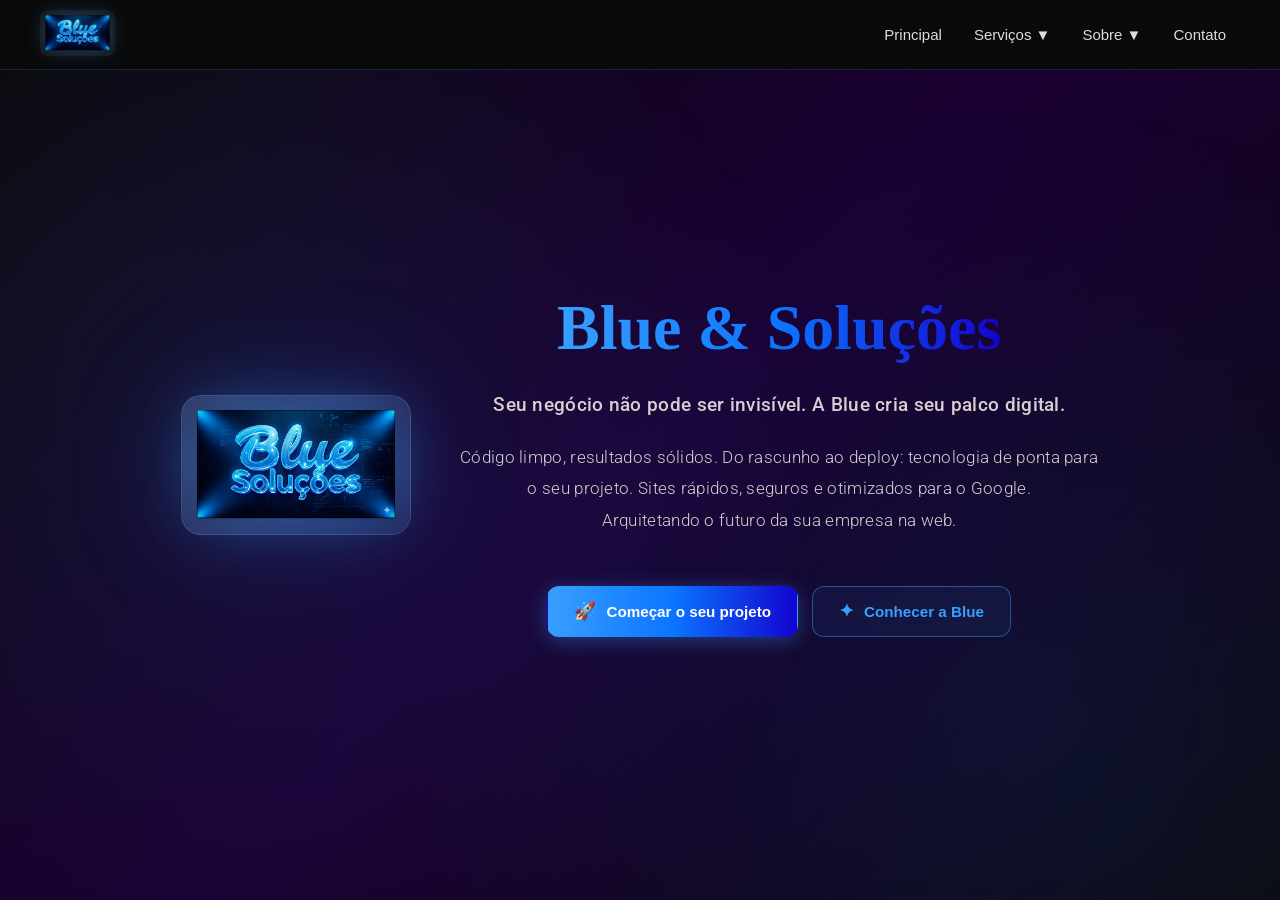
<file: index.html>
<!DOCTYPE html>
<html lang="pt-br">
<head>
    <meta charset="UTF-8">
    <meta name="viewport" content="width=device-width, initial-scale=1.0">
    <title>Blue & Soluções</title>
    <link rel="stylesheet" href="styles.css">
    <link rel="preconnect" href="https://fonts.googleapis.com">
<link rel="preconnect" href="https://fonts.gstatic.com" crossorigin>
</head>
<body class="roboto">
    <header class="header">
        <nav class="navbar">
            <div class="nav-container">
                <div class="nav-logo">
                    <img src="BS.png" alt="Blue & Soluções" class="nav-logo-img">
                </div>
                <ul class="nav-menu">
                    <li class="nav-item">
                        <a href="#" class="nav-link">Principal</a>
                    </li>
                    <li class="nav-item dropdown">
                        <a href="#" class="nav-link dropdown-toggle"
                        aria-haspopup="true" aria-expanded="false"
                        aria-controls="services-menu" id="services-button">Serviços ▼</a>
                        <ul class="dropdown-menu" id="services-menu" hidden>
                            <li><a href="#" class="dropdown-link">Desenvolvimento Web</a></li>
                            <li><a href="consultoria.html" class="dropdown-link">Consultoria</a></li>
                            <li><a href="manutencao.html" class="dropdown-link">Manutenção</a></li>
                        </ul>
                    </li>
                    <li class="nav-item dropdown">
                        <a href="#" class="nav-link dropdown-toggle"
                        aria-haspopup="true" aria-expanded="false"
                        aria-controls="about-menu" id="about-button">Sobre ▼</a>
                        <ul class="dropdown-menu" id="about-menu" hidden>
                            <li><a href="minha-historia.html" class="dropdown-link">Minha História</a></li>
                            <li><a href="#" class="dropdown-link">Equipe</a></li>
                            <li><a href="#" class="dropdown-link">Valores</a></li>
                        </ul>
                    </li>
                    <li class="nav-item">
                        <a href="#" class="nav-link">Contato</a>
                    </li>
                </ul>
                <button class="hamburger" type="button" aria-label="Abrir menu de navegação" aria-expanded="false">
                    <span class="bar"></span>
                    <span class="bar"></span>
                    <span class="bar"></span>
                </button>
            </div>
        </nav>
    </header>
    
    <main>
        <img src="BS.png" alt="Blue & Soluções - Logo da empresa de desenvolvimento web e soluções digitais" class="logo">

        <section class="hero">
            <h1>Blue & Soluções</h1>

            <p>Seu negócio não pode ser invisível. A Blue cria seu palco digital.</p>
            <p>Código limpo, resultados sólidos.
            Do rascunho ao deploy: tecnologia de ponta para o seu projeto.
            Sites rápidos, seguros e otimizados para o Google.<br>
            Arquitetando o futuro da sua empresa na web.</p>

            <div class="cta-buttons">
                <a href="#" class="btn btn-primary">
                    <span class="btn-icon">🚀</span>
                    Começar o seu projeto
                </a>
                <a href="minha-historia.html" class="btn btn-outline">
                    <span class="btn-icon">✦</span>
                    Conhecer a Blue
                </a>
            </div>
        </section>
    </main>

    <script src="script.js"></script>
    <script>
        // Aplica classe .show na logo para ativar a animação de entrada
        const logoEl = document.querySelector('.logo');
        if (logoEl) {
            requestAnimationFrame(() => {
                requestAnimationFrame(() => logoEl.classList.add('show'));
            });
        }
    </script>
</body>
</html>
</file>
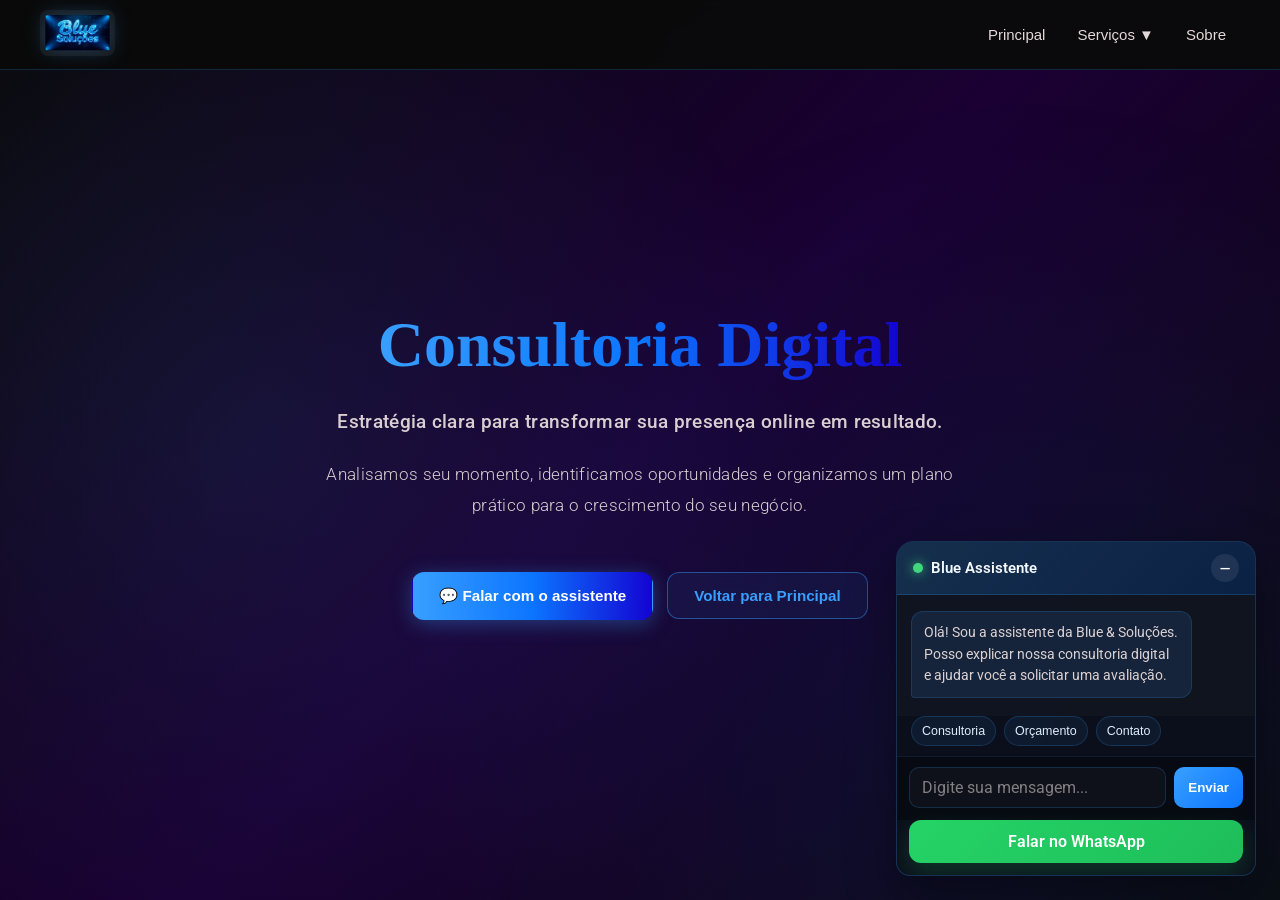
<file: consultoria.html>
<!DOCTYPE html>
<html lang="pt-br">
<head>
    <meta charset="UTF-8">
    <meta name="viewport" content="width=device-width, initial-scale=1.0">
    <title>Consultoria | Blue & Soluções</title>
    <link rel="stylesheet" href="styles.css">
</head>
<body class="roboto" data-chat-welcome="Olá! Sou a assistente da Blue & Soluções. Posso explicar nossa consultoria digital e ajudar você a solicitar uma avaliação.">
    <header class="header">
        <nav class="navbar">
            <div class="nav-container">
                <a href="index.html" class="nav-logo" aria-label="Voltar para a página Principal">
                    <img src="BS.png" alt="Blue & Soluções" class="nav-logo-img">
                </a>
                <ul class="nav-menu">
                    <li class="nav-item"><a href="index.html" class="nav-link">Principal</a></li>
                    <li class="nav-item dropdown">
                        <a href="#" class="nav-link dropdown-toggle" aria-haspopup="true" aria-expanded="false" aria-controls="services-menu">Serviços ▼</a>
                        <ul class="dropdown-menu" id="services-menu" hidden>
                            <li><a href="consultoria.html" class="dropdown-link">Consultoria</a></li>
                            <li><a href="manutencao.html" class="dropdown-link">Manutenção</a></li>
                        </ul>
                    </li>
                    <li class="nav-item"><a href="minha-historia.html" class="nav-link">Sobre</a></li>
                </ul>
                <button class="hamburger" type="button" aria-label="Abrir menu de navegação" aria-expanded="false">
                    <span class="bar"></span><span class="bar"></span><span class="bar"></span>
                </button>
            </div>
        </nav>
    </header>

    <main>
        <section class="hero">
            <h1>Consultoria Digital</h1>
            <p>Estratégia clara para transformar sua presença online em resultado.</p>
            <p>Analisamos seu momento, identificamos oportunidades e organizamos um plano prático para o crescimento do seu negócio.</p>
            <div class="cta-buttons">
                <a href="#chatWidget" class="btn btn-primary chat-open">💬 Falar com o assistente</a>
                <a href="index.html" class="btn btn-outline">Voltar para Principal</a>
            </div>
        </section>
    </main>

    <aside class="chat-widget" id="chatWidget" aria-live="polite">
        <div class="chat-header"><div class="chat-title"><span class="chat-dot"></span>Blue Assistente</div><button type="button" class="chat-toggle" id="chatToggle" aria-label="Minimizar chat">−</button></div>
        <div class="chat-body" id="chatBody"></div>
        <div class="chat-suggestions" aria-label="Sugestões de conversa"><button type="button" class="chip">Consultoria</button><button type="button" class="chip">Orçamento</button><button type="button" class="chip">Contato</button></div>
        <div class="chat-input-area"><input id="userInput" type="text" placeholder="Digite sua mensagem..." aria-label="Mensagem do usuário"><button type="button" id="sendBtn" aria-label="Enviar mensagem">Enviar</button></div>
        <a class="chat-whatsapp" id="chatWhatsapp" href="https://wa.me/5511999999999?text=Ol%C3%A1%2C%20quero%20saber%20sobre%20consultoria." target="_blank" rel="noopener noreferrer">Falar no WhatsApp</a>
    </aside>
    <script src="script.js"></script>
    <script src="chatbot.js"></script>
</body>
</html>
</file>
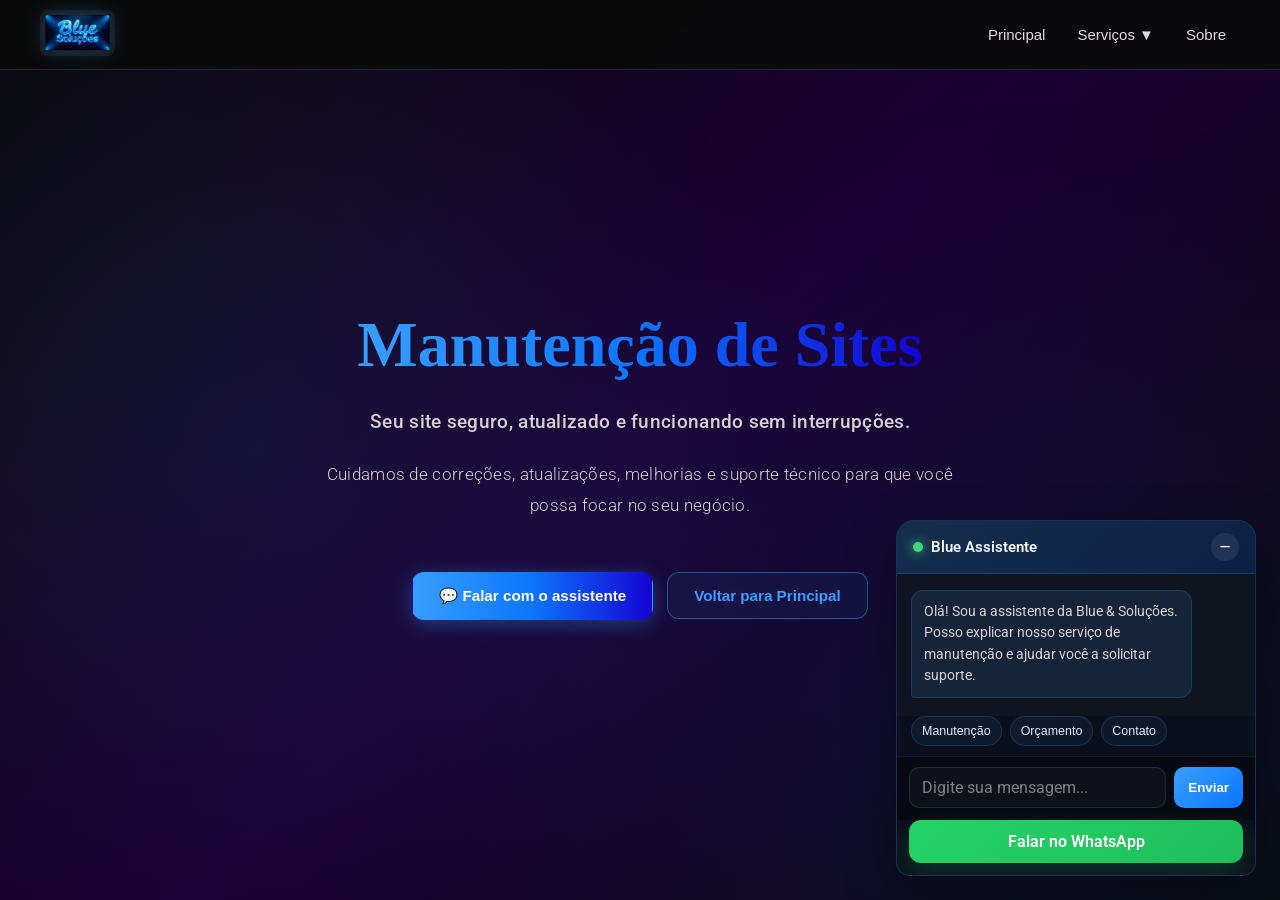
<file: manutencao.html>
<!DOCTYPE html>
<html lang="pt-br">
<head>
    <meta charset="UTF-8">
    <meta name="viewport" content="width=device-width, initial-scale=1.0">
    <title>Manutenção | Blue & Soluções</title>
    <link rel="stylesheet" href="styles.css">
</head>
<body class="roboto" data-chat-welcome="Olá! Sou a assistente da Blue & Soluções. Posso explicar nosso serviço de manutenção e ajudar você a solicitar suporte.">
    <header class="header">
        <nav class="navbar">
            <div class="nav-container">
                <a href="index.html" class="nav-logo" aria-label="Voltar para a página Principal"><img src="BS.png" alt="Blue & Soluções" class="nav-logo-img"></a>
                <ul class="nav-menu">
                    <li class="nav-item"><a href="index.html" class="nav-link">Principal</a></li>
                    <li class="nav-item dropdown">
                        <a href="#" class="nav-link dropdown-toggle" aria-haspopup="true" aria-expanded="false" aria-controls="services-menu">Serviços ▼</a>
                        <ul class="dropdown-menu" id="services-menu" hidden><li><a href="consultoria.html" class="dropdown-link">Consultoria</a></li><li><a href="manutencao.html" class="dropdown-link">Manutenção</a></li></ul>
                    </li>
                    <li class="nav-item"><a href="minha-historia.html" class="nav-link">Sobre</a></li>
                </ul>
                <button class="hamburger" type="button" aria-label="Abrir menu de navegação" aria-expanded="false"><span class="bar"></span><span class="bar"></span><span class="bar"></span></button>
            </div>
        </nav>
    </header>
    <main>
        <section class="hero">
            <h1>Manutenção de Sites</h1>
            <p>Seu site seguro, atualizado e funcionando sem interrupções.</p>
            <p>Cuidamos de correções, atualizações, melhorias e suporte técnico para que você possa focar no seu negócio.</p>
            <div class="cta-buttons"><a href="#chatWidget" class="btn btn-primary chat-open">💬 Falar com o assistente</a><a href="index.html" class="btn btn-outline">Voltar para Principal</a></div>
        </section>
    </main>
    <aside class="chat-widget" id="chatWidget" aria-live="polite">
        <div class="chat-header"><div class="chat-title"><span class="chat-dot"></span>Blue Assistente</div><button type="button" class="chat-toggle" id="chatToggle" aria-label="Minimizar chat">−</button></div>
        <div class="chat-body" id="chatBody"></div>
        <div class="chat-suggestions" aria-label="Sugestões de conversa"><button type="button" class="chip">Manutenção</button><button type="button" class="chip">Orçamento</button><button type="button" class="chip">Contato</button></div>
        <div class="chat-input-area"><input id="userInput" type="text" placeholder="Digite sua mensagem..." aria-label="Mensagem do usuário"><button type="button" id="sendBtn" aria-label="Enviar mensagem">Enviar</button></div>
        <a class="chat-whatsapp" id="chatWhatsapp" href="https://wa.me/5511999999999?text=Ol%C3%A1%2C%20quero%20saber%20sobre%20manuten%C3%A7%C3%A3o." target="_blank" rel="noopener noreferrer">Falar no WhatsApp</a>
    </aside>
    <script src="script.js"></script>
    <script src="chatbot.js"></script>
</body>
</html>
</file>
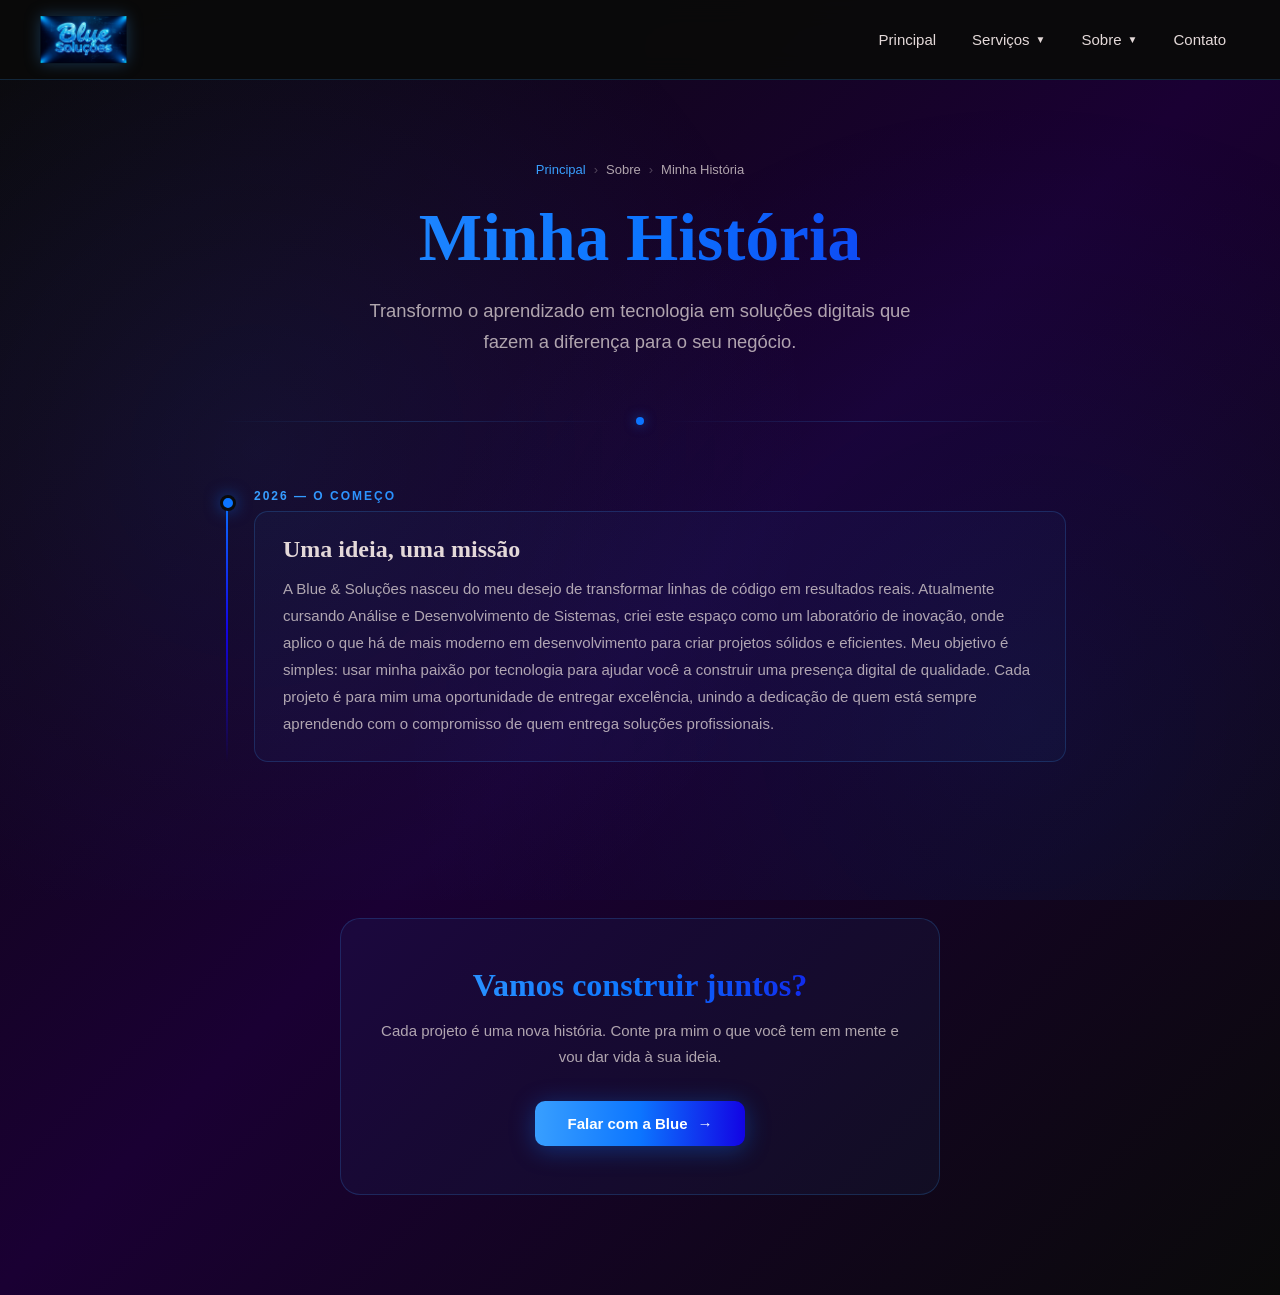
<file: minha-historia.html>
<!DOCTYPE html>
<html lang="pt-br">
<head>
    <meta charset="UTF-8">
    <meta name="viewport" content="width=device-width, initial-scale=1.0">
    <meta name="description" content="Minha História - Blue & Soluções">
    <title>Minha História - Blue & Soluções</title>
    <link rel="preconnect" href="https://fonts.googleapis.com">
    <link rel="preconnect" href="https://fonts.gstatic.com" crossorigin>
    <link rel="icon" type="image/png" href="BS.png">
    <style>
        *, *::before, *::after {
            margin: 0; padding: 0; box-sizing: border-box;
        }

        :root {
            --gradient: linear-gradient(to right, #389fff, #0c75ff, rgba(19, 3, 248, 0.9));
            --blue-light: #389fff;
            --blue-main: #0c75ff;
            --blue-deep: rgba(19, 3, 248, 0.9);
            --bg-dark: #0a0a0a;
            --bg-purple: #1a0033;
            --text-main: #e4d9d9;
            --text-muted: rgba(228, 217, 217, 0.75);
            --glass-bg: rgba(10, 10, 10, 0.95);
            --glass-border: rgba(56, 159, 255, 0.2);
            --header-height: 80px;
        }

        .sr-only {
            position: absolute; width: 1px; height: 1px;
            padding: 0; margin: -1px; overflow: hidden;
            clip: rect(0,0,0,0); white-space: nowrap; border: 0;
        }

        .skip-link {
            position: absolute; top: -100%; left: 0;
            background: var(--blue-main); color: #fff;
            padding: 10px 20px; font-family: "Poppins", sans-serif;
            font-size: 14px; font-weight: 600; text-decoration: none;
            border-radius: 0 0 8px 0; z-index: 9999;
            transition: top 0.2s ease;
        }
        .skip-link:focus { top: 0; }

        body {
            font-family: "Poppins", sans-serif;
            min-height: 100vh;
            background: linear-gradient(135deg, var(--bg-dark) 0%, var(--bg-purple) 50%, var(--bg-dark) 100%);
            color: var(--text-main);
            overflow-x: hidden;
        }

        body::before {
            content: "";
            position: fixed; inset: 0;
            background:
                radial-gradient(circle at 20% 50%, rgba(56,159,255,0.08) 0%, transparent 50%),
                radial-gradient(circle at 80% 80%, rgba(12,117,255,0.08) 0%, transparent 50%);
            pointer-events: none; z-index: 0;
        }

        /* ── HEADER ── */
        .header {
            position: fixed; top: 0; left: 0; right: 0;
            height: var(--header-height);
            background: var(--glass-bg);
            backdrop-filter: blur(12px);
            -webkit-backdrop-filter: blur(12px);
            border-bottom: 1px solid var(--glass-border);
            z-index: 1000;
            transition: box-shadow 0.3s ease;
        }
        .header.scrolled { box-shadow: 0 4px 30px rgba(0,0,0,0.4); }

        .navbar { height: 100%; padding: 0 20px; }

        .nav-container {
            display: flex; justify-content: space-between;
            align-items: center; height: 100%;
            max-width: 1200px; margin: 0 auto;
        }

        .nav-logo a { display: flex; align-items: center; }
        .nav-logo-img {
            height: 48px; width: auto;
            transition: transform 0.3s ease, filter 0.3s ease;
            filter: drop-shadow(0 0 8px rgba(56,159,255,0.3));
        }
        .nav-logo-img:hover {
            transform: scale(1.05);
            filter: drop-shadow(0 0 14px rgba(56,159,255,0.6));
        }

        .nav-menu { display: flex; list-style: none; gap: 8px; align-items: center; }
        .nav-item { position: relative; }

        .nav-link, .dropdown-toggle {
            display: inline-flex; align-items: center; gap: 6px;
            color: var(--text-main); text-decoration: none;
            font-family: "Poppins", sans-serif; font-weight: 500;
            font-size: 15px; padding: 8px 14px; border-radius: 8px;
            transition: color 0.25s ease, background 0.25s ease;
            background: none; border: none; cursor: pointer; white-space: nowrap;
        }
        .nav-link:hover, .dropdown-toggle:hover,
        .dropdown-toggle[aria-expanded="true"] {
            color: var(--blue-light);
            background: rgba(56,159,255,0.1);
        }

        .dropdown-arrow { font-size: 10px; transition: transform 0.25s ease; display: inline-block; }
        .dropdown-toggle[aria-expanded="true"] .dropdown-arrow { transform: rotate(180deg); }

        .dropdown-menu {
            position: absolute; top: calc(100% + 8px); left: 0;
            background: var(--glass-bg);
            backdrop-filter: blur(12px); -webkit-backdrop-filter: blur(12px);
            border: 1px solid var(--glass-border); border-radius: 10px;
            min-width: 210px; padding: 6px; z-index: 1001;
            box-shadow: 0 12px 40px rgba(0,0,0,0.4); list-style: none;
            opacity: 0; transform: translateY(-8px);
            transition: opacity 0.2s ease, transform 0.2s ease;
            pointer-events: none;
        }
        .dropdown-menu:not([hidden]) { opacity: 1; transform: translateY(0); pointer-events: auto; }
        .dropdown-menu[hidden] { display: block !important; opacity: 0; transform: translateY(-8px); pointer-events: none; }

        .dropdown-link {
            display: block; color: var(--text-main); text-decoration: none;
            font-family: "Poppins", sans-serif; font-size: 14px; font-weight: 400;
            padding: 10px 16px; border-radius: 7px;
            transition: color 0.2s ease, background 0.2s ease, transform 0.2s ease;
        }
        .dropdown-link:hover { color: var(--blue-light); background: rgba(56,159,255,0.1); transform: translateX(4px); }
        .dropdown-link.active { color: var(--blue-light); background: rgba(56,159,255,0.12); }

        .hamburger {
            display: none; flex-direction: column; justify-content: center;
            gap: 5px; cursor: pointer; background: none; border: none;
            padding: 8px; border-radius: 6px; transition: background 0.2s ease;
        }
        .hamburger:hover { background: rgba(56,159,255,0.1); }
        .bar { display: block; width: 24px; height: 2px; background: var(--text-main); border-radius: 2px; transition: transform 0.3s ease, opacity 0.3s ease; }
        .hamburger.active .bar:nth-child(1) { transform: translateY(7px) rotate(45deg); }
        .hamburger.active .bar:nth-child(2) { opacity: 0; transform: scaleX(0); }
        .hamburger.active .bar:nth-child(3) { transform: translateY(-7px) rotate(-45deg); }

        /* ── MAIN ── */
        main {
            position: relative; z-index: 1;
            padding-top: var(--header-height);
        }

        /* ── HERO ── */
        .page-hero {
            padding: 80px 24px 60px;
            text-align: center;
            animation: fadeInUp 0.9s ease-out both;
        }

        .page-hero .breadcrumb {
            display: inline-flex; align-items: center; gap: 8px;
            font-size: 13px; color: var(--text-muted); margin-bottom: 24px;
        }
        .page-hero .breadcrumb a {
            color: var(--blue-light); text-decoration: none;
            transition: opacity 0.2s;
        }
        .page-hero .breadcrumb a:hover { opacity: 0.75; }
        .page-hero .breadcrumb span { opacity: 0.4; }

        .page-hero h1 {
            font-family: "Chonburi", serif;
            font-size: clamp(2.4rem, 6vw, 4.2rem);
            background: var(--gradient);
            background-clip: text; -webkit-background-clip: text;
            -webkit-text-fill-color: transparent; color: transparent;
            margin-bottom: 20px; line-height: 1.1;
        }

        .page-hero .subtitle {
            font-size: clamp(1rem, 2.2vw, 1.15rem);
            color: var(--text-muted); font-weight: 300;
            max-width: 560px; margin: 0 auto; line-height: 1.7;
        }

        /* ── DIVIDER ── */
        .divider {
            display: flex; align-items: center;
            max-width: 900px; margin: 0 auto 64px;
            padding: 0 24px; gap: 16px;
        }
        .divider-line {
            flex: 1; height: 1px;
            background: linear-gradient(to right, transparent, var(--glass-border), transparent);
        }
        .divider-dot {
            width: 8px; height: 8px; border-radius: 50%;
            background: var(--blue-main);
            box-shadow: 0 0 12px rgba(12,117,255,0.6);
        }

        /* ── STORY SECTION ── */
        .story-section {
            max-width: 900px; margin: 0 auto;
            padding: 0 24px 100px;
        }

        /* Timeline */
        .timeline {
            position: relative;
            padding-left: 40px;
        }

        .timeline::before {
            content: "";
            position: absolute; left: 12px; top: 8px;
            width: 2px; bottom: 0;
            background: linear-gradient(to bottom, var(--blue-main), var(--blue-deep), transparent);
        }

        .timeline-item {
            position: relative;
            margin-bottom: 56px;
            animation: fadeInUp 0.7s ease-out both;
        }

        .timeline-item:nth-child(1) { animation-delay: 0.1s; }
        .timeline-item:nth-child(2) { animation-delay: 0.2s; }
        .timeline-item:nth-child(3) { animation-delay: 0.3s; }
        .timeline-item:nth-child(4) { animation-delay: 0.4s; }
        .timeline-item:nth-child(5) { animation-delay: 0.5s; }

        .timeline-dot {
            position: absolute;
            left: -34px; top: 6px;
            width: 16px; height: 16px;
            border-radius: 50%;
            background: var(--blue-main);
            border: 3px solid var(--bg-dark);
            box-shadow: 0 0 16px rgba(12,117,255,0.5);
            transition: transform 0.3s, box-shadow 0.3s;
        }

        .timeline-item:hover .timeline-dot {
            transform: scale(1.3);
            box-shadow: 0 0 24px rgba(56,159,255,0.8);
        }

        .timeline-year {
            font-size: 12px; font-weight: 600; letter-spacing: 2px;
            text-transform: uppercase;
            background: var(--gradient);
            background-clip: text; -webkit-background-clip: text;
            -webkit-text-fill-color: transparent;
            margin-bottom: 8px;
        }

        .timeline-card {
            background: rgba(56,159,255,0.04);
            border: 1px solid var(--glass-border);
            border-radius: 14px;
            padding: 24px 28px;
            transition: background 0.3s, border-color 0.3s, transform 0.3s;
        }

        .timeline-item:hover .timeline-card {
            background: rgba(56,159,255,0.08);
            border-color: rgba(56,159,255,0.35);
            transform: translateX(6px);
        }

        .timeline-card h2 {
            font-family: "Chonburi", serif;
            font-size: clamp(1.2rem, 3vw, 1.5rem);
            color: var(--text-main);
            margin-bottom: 12px;
        }

        .timeline-card p {
            font-size: 15px; line-height: 1.8;
            color: var(--text-muted); font-weight: 300;
        }

        /* ── CTA ── */
        .cta-section {
            text-align: center;
            padding: 0 24px 100px;
            animation: fadeInUp 0.9s ease-out 0.5s both;
        }

        .cta-box {
            max-width: 600px; margin: 0 auto;
            background: rgba(56,159,255,0.05);
            border: 1px solid var(--glass-border);
            border-radius: 20px;
            padding: 48px 40px;
        }

        .cta-box h3 {
            font-family: "Chonburi", serif;
            font-size: clamp(1.4rem, 3.5vw, 2rem);
            background: var(--gradient);
            background-clip: text; -webkit-background-clip: text;
            -webkit-text-fill-color: transparent;
            margin-bottom: 14px;
        }

        .cta-box p {
            font-size: 15px; color: var(--text-muted);
            font-weight: 300; line-height: 1.7; margin-bottom: 32px;
        }

        .btn-primary {
            display: inline-flex; align-items: center; gap: 10px;
            background: var(--gradient);
            color: #fff; font-family: "Poppins", sans-serif;
            font-weight: 600; font-size: 15px;
            padding: 14px 32px; border-radius: 10px;
            text-decoration: none; border: none; cursor: pointer;
            transition: opacity 0.25s, transform 0.25s, box-shadow 0.25s;
            box-shadow: 0 4px 24px rgba(12,117,255,0.35);
        }
        .btn-primary:hover {
            opacity: 0.9; transform: translateY(-2px);
            box-shadow: 0 8px 32px rgba(12,117,255,0.5);
        }

        /* ── ANIMATIONS ── */
        @keyframes fadeInUp {
            from { opacity: 0; transform: translateY(24px); }
            to   { opacity: 1; transform: translateY(0); }
        }

        /* ── MOBILE ── */
        @media (max-width: 768px) {
            .hamburger { display: flex; }

            .nav-menu {
                position: fixed; top: var(--header-height); left: -100%;
                width: 100%; flex-direction: column; align-items: stretch;
                background: var(--glass-bg); backdrop-filter: blur(12px);
                padding: 16px 12px 24px; gap: 4px;
                transition: left 0.3s ease;
                box-shadow: 0 12px 40px rgba(0,0,0,0.4);
                overflow-y: auto; max-height: calc(100vh - var(--header-height));
            }
            .nav-menu.active { left: 0; }

            .nav-link, .dropdown-toggle {
                width: 100%; justify-content: space-between;
                padding: 12px 16px; font-size: 16px; border-radius: 10px;
            }

            .dropdown-menu {
                position: static;
                background: rgba(56,159,255,0.05);
                border: 1px solid rgba(56,159,255,0.1);
                border-radius: 10px; margin-top: 4px;
                transform: none !important; box-shadow: none;
            }
            .dropdown-menu:not([hidden]) { opacity: 1; pointer-events: auto; }
            .dropdown-menu[hidden] { display: none !important; }

            .timeline { padding-left: 28px; }
            .timeline-dot { left: -22px; }
            .timeline-card { padding: 18px 20px; }
            .cta-box { padding: 36px 24px; }
        }
    </style>
</head>
<body>
    <a href="#main-content" class="skip-link">Pular para o conteúdo principal</a>

    <header class="header" role="banner">
        <nav class="navbar" role="navigation" aria-label="Navegação principal">
            <div class="nav-container">
                <div class="nav-logo">
                    <a href="index.html" aria-label="Voltar para o início">
                        <img src="BS.png" alt="Blue & Soluções" class="nav-logo-img">
                    </a>
                </div>

                <ul class="nav-menu" id="nav-menu" role="menubar">
                    <li class="nav-item" role="none">
                        <a href="index.html" class="nav-link" role="menuitem">Principal</a>
                    </li>
                    <li class="nav-item dropdown" role="none">
                        <button class="nav-link dropdown-toggle" role="menuitem"
                                aria-haspopup="true" aria-expanded="false"
                                aria-controls="services-menu" id="services-button">
                            Serviços <span class="dropdown-arrow" aria-hidden="true">▼</span>
                        </button>
                        <ul class="dropdown-menu" role="menu" aria-labelledby="services-button" id="services-menu" hidden>
                            <li role="none"><a href="#" class="dropdown-link" role="menuitem">Desenvolvimento Web</a></li>
                            <li role="none"><a href="#" class="dropdown-link" role="menuitem">Consultoria</a></li>
                            <li role="none"><a href="#" class="dropdown-link" role="menuitem">Manutenção</a></li>
                        </ul>
                    </li>
                    <li class="nav-item dropdown" role="none">
                        <button class="nav-link dropdown-toggle" role="menuitem"
                                aria-haspopup="true" aria-expanded="false"
                                aria-controls="about-menu" id="about-button">
                            Sobre <span class="dropdown-arrow" aria-hidden="true">▼</span>
                        </button>
                        <ul class="dropdown-menu" role="menu" aria-labelledby="about-button" id="about-menu" hidden>
                            <li role="none"><a href="nossa-historia.html" class="dropdown-link active" role="menuitem">Nossa História</a></li>
                            <li role="none"><a href="#" class="dropdown-link" role="menuitem">Equipe</a></li>
                            <li role="none"><a href="#" class="dropdown-link" role="menuitem">Valores</a></li>
                        </ul>
                    </li>
                    <li class="nav-item" role="none">
                        <a href="index.html#contact" class="nav-link" role="menuitem">Contato</a>
                    </li>
                </ul>

                <button class="hamburger" aria-label="Abrir menu de navegação"
                        aria-expanded="false" aria-controls="nav-menu">
                    <span class="bar" aria-hidden="true"></span>
                    <span class="bar" aria-hidden="true"></span>
                    <span class="bar" aria-hidden="true"></span>
                </button>
            </div>
        </nav>
    </header>

    <main id="main-content" role="main">

        <section class="page-hero">
            <p class="breadcrumb">
                <a href="index.html">Principal</a>
                <span>›</span>
                Sobre
                <span>›</span>
                Minha História
            </p>
            <h1>Minha História</h1>
            <p class="subtitle">
            Transformo o aprendizado em tecnologia em soluções digitais que fazem a diferença para o seu negócio.
            </p>
        </section>

        <div class="divider">
            <div class="divider-line"></div>
            <div class="divider-dot"></div>
            <div class="divider-line"></div>
        </div>

        <section class="story-section" aria-label="Linha do tempo">
            <div class="timeline">

                <div class="timeline-item">
                    <div class="timeline-dot"></div>
                    <p class="timeline-year">2026 — O Começo</p>
                    <div class="timeline-card">
                        <h2>Uma ideia, uma missão</h2>
                        <p>A Blue & Soluções nasceu do meu desejo de transformar linhas de código em resultados reais. Atualmente cursando Análise e Desenvolvimento de Sistemas, criei este espaço como um laboratório de inovação, onde aplico o que há de mais moderno em desenvolvimento para criar projetos sólidos e eficientes.
                        Meu objetivo é simples: usar minha paixão por tecnologia para ajudar você a construir uma presença digital de qualidade. Cada projeto é para mim uma oportunidade de entregar excelência, unindo a dedicação de quem está sempre aprendendo com o compromisso de quem entrega soluções profissionais.
                        </p>
                    </div>
                </div>



            </div>
        </section>

        <section class="cta-section">
            <div class="cta-box">
                <h3>Vamos construir juntos?</h3>
                <p>Cada projeto é uma nova história. Conte pra mim o que você tem em mente e vou dar vida à sua ideia.</p>
                <a href="index.html#contact" class="btn-primary">
                    Falar com a Blue
                    <span aria-hidden="true">→</span>
                </a>
            </div>
        </section>

    </main>

    <div class="sr-only" aria-live="polite" aria-atomic="true" id="sr-status"></div>

    <script>
        // ── Hamburger ──
        const hamburger = document.querySelector('.hamburger');
        const navMenu   = document.querySelector('.nav-menu');

        hamburger.addEventListener('click', () => {
            const isOpen = hamburger.classList.toggle('active');
            navMenu.classList.toggle('active', isOpen);
            hamburger.setAttribute('aria-expanded', String(isOpen));
            hamburger.setAttribute('aria-label', isOpen ? 'Fechar menu' : 'Abrir menu de navegação');
        });

        navMenu.querySelectorAll('a.nav-link').forEach(link => {
            link.addEventListener('click', closeMobileMenu);
        });

        function closeMobileMenu() {
            hamburger.classList.remove('active');
            navMenu.classList.remove('active');
            hamburger.setAttribute('aria-expanded', 'false');
            hamburger.setAttribute('aria-label', 'Abrir menu de navegação');
        }

        // ── Dropdowns ──
        const dropdownToggles = document.querySelectorAll('.dropdown-toggle');

        dropdownToggles.forEach(toggle => {
            const menu = document.getElementById(toggle.getAttribute('aria-controls'));
            if (!menu) return;

            toggle.addEventListener('click', (e) => {
                e.stopPropagation();
                const isOpen = !menu.hidden;
                closeAllDropdowns(menu);
                menu.hidden = isOpen;
                toggle.setAttribute('aria-expanded', String(!isOpen));
            });

            toggle.addEventListener('keydown', (e) => {
                if (e.key === 'Escape') {
                    menu.hidden = true;
                    toggle.setAttribute('aria-expanded', 'false');
                    toggle.focus();
                }
            });

            menu.querySelectorAll('.dropdown-link').forEach(link => {
                link.addEventListener('keydown', (e) => {
                    if (e.key === 'Escape') {
                        menu.hidden = true;
                        toggle.setAttribute('aria-expanded', 'false');
                        toggle.focus();
                    }
                });
                link.addEventListener('click', () => {
                    menu.hidden = true;
                    toggle.setAttribute('aria-expanded', 'false');
                    closeMobileMenu();
                });
            });
        });

        document.addEventListener('click', () => closeAllDropdowns());

        function closeAllDropdowns(except) {
            dropdownToggles.forEach(toggle => {
                const menu = document.getElementById(toggle.getAttribute('aria-controls'));
                if (!menu || menu === except) return;
                menu.hidden = true;
                toggle.setAttribute('aria-expanded', 'false');
            });
        }

        // ── Header shadow on scroll ──
        const header = document.querySelector('.header');
        window.addEventListener('scroll', () => {
            header.classList.toggle('scrolled', window.scrollY > 20);
        }, { passive: true });
    </script>
</body>
</html>
</file>
<file: styles.css>
@import url('https://fonts.googleapis.com/css2?family=Roboto:ital,wght@0,100;0,400;0,700;0,900;1,400;1,700&display=swap');

.roboto {
  font-family: 'Roboto', sans-serif;
  font-optical-sizing: auto;
  font-weight: 400;
  font-style: normal;
  font-variation-settings: "wdth" 100;
}
*, *::before, *::after {
  margin: 0;
  padding: 0;
  box-sizing: border-box;
}

:root {
  --gradient: linear-gradient(to right, #389fff, #0c75ff, rgba(19,3,248,0.8));
  --primary-color: #389fff;
  --secondary-color: #0c75ff;
  --text-color: #e4d9d9;
  --bg-dark: #0a0a0a;
  --header-height: 70px;
}

/* ── Fundo ───────────────────────────────────────────────────────────────── */
body {
  font-family: "Poppins", sans-serif;
  min-height: 100vh;
  background: linear-gradient(135deg, #0a0a0a 0%, #1a0033 50%, #0a0a0a 100%);
  color: var(--text-color);
  overflow-x: hidden;
}

body::before {
  content: '';
  position: fixed;
  inset: 0;
  background:
    radial-gradient(circle at 20% 50%, rgba(56,159,255,0.10) 0%, transparent 50%),
    radial-gradient(circle at 80% 80%, rgba(12,117,255,0.10) 0%, transparent 50%);
  pointer-events: none;
  z-index: 0;
}

/* ── Header ──────────────────────────────────────────────────────────────── */
.header {
  position: fixed;
  top: 0; left: 0; right: 0;
  height: var(--header-height);
  background: rgba(10,10,10,0.95);
  -webkit-backdrop-filter: blur(12px);
  backdrop-filter: blur(12px);
  border-bottom: 1px solid rgba(56,159,255,0.2);
  z-index: 1000;
  transition: box-shadow 0.3s ease;
}

.header.scrolled { box-shadow: 0 4px 30px rgba(0,0,0,0.4); }

.navbar { height: 100%; padding: 0 24px; }

.nav-container {
  display: flex;
  justify-content: space-between;
  align-items: center;
  height: 100%;
  max-width: 1200px;
  margin: 0 auto;
}

.nav-logo-img {
  height: 46px;
  width: auto;
  border-radius: 8px;
  padding: 5px;
  background: rgba(255,255,255,0.05);
  filter: drop-shadow(0 0 10px rgba(56,159,255,0.3));
  transition: transform 0.3s ease, filter 0.3s ease;
}
.nav-logo-img:hover {
  transform: scale(1.08) rotate(2deg);
  filter: drop-shadow(0 0 20px rgba(56,159,255,0.6));
}

.nav-menu {
  display: flex;
  list-style: none;
  gap: 4px;
  align-items: center;
}

.nav-item { position: relative; }

.nav-link {
  display: inline-flex;
  align-items: center;
  gap: 5px;
  color: var(--text-color);
  text-decoration: none;
  font-family: "Poppins", sans-serif;
  font-weight: 500;
  font-size: 15px;
  padding: 8px 14px;
  border-radius: 8px;
  white-space: nowrap;
  transition: color 0.25s, background 0.25s;
}
.nav-link:hover {
  color: var(--primary-color);
  background: rgba(56,159,255,0.1);
}

/* Dropdown */
.dropdown { position: relative; }

.dropdown-menu {
  position: absolute;
  top: calc(100% + 8px);
  left: 0;
  background: rgba(10,10,10,0.97);
  -webkit-backdrop-filter: blur(12px);
  backdrop-filter: blur(12px);
  border: 1px solid rgba(56,159,255,0.2);
  border-radius: 10px;
  min-width: 200px;
  list-style: none;
  padding: 6px;
  z-index: 1001;
  box-shadow: 0 10px 30px rgba(0,0,0,0.35);
  opacity: 0;
  transform: translateY(-8px);
  transition: opacity 0.25s ease, transform 0.25s ease;
  pointer-events: none;
}
.dropdown-menu:not([hidden]) {
  opacity: 1; transform: translateY(0); pointer-events: auto;
}
.dropdown-menu[hidden] {
  display: block !important;
  opacity: 0; transform: translateY(-8px); pointer-events: none;
}

.dropdown-link {
  display: block;
  color: var(--text-color);
  text-decoration: none;
  padding: 10px 16px;
  border-radius: 7px;
  font-size: 14px;
  transition: color 0.2s, background 0.2s, transform 0.2s;
}
.dropdown-link:hover {
  color: var(--primary-color);
  background: rgba(56,159,255,0.1);
  transform: translateX(4px);
}

/* Hamburger */
.hamburger {
  display: none;
  flex-direction: column;
  cursor: pointer;
  padding: 8px;
  border-radius: 6px;
  background: none;
  border: none;
  transition: background 0.2s;
}
.hamburger:hover { background: rgba(56,159,255,0.1); }

.bar {
  display: block;
  width: 24px;
  height: 2px;
  background: var(--text-color);
  margin: 4px 0;
  border-radius: 2px;
  transition: 0.3s;
}

/* ── MAIN — layout flex coluna no centro ─────────────────────────────────── */
main {
  position: relative;
  z-index: 2;
  min-height: 100vh;
  padding-top: var(--header-height);

  /* Desktop: logo à esquerda, hero à direita */
  display: flex;
  align-items: center;
  justify-content: center;
  gap: 48px;
  padding-left: 40px;
  padding-right: 40px;
  padding-bottom: 40px;
}

/* ── Logo decorativa ─────────────────────────────────────────────────────── */
.logo {
  flex-shrink: 0;
  width: clamp(160px, 18vw, 240px);
  border-radius: 20px;
  padding: 14px;
  background: linear-gradient(135deg, rgba(255,255,255,0.1), rgba(255,255,255,0.04));
  -webkit-backdrop-filter: blur(20px);
  backdrop-filter: blur(20px);
  border: 1px solid rgba(255,255,255,0.1);
  filter: drop-shadow(0 0 30px rgba(56,159,255,0.4))
          drop-shadow(0 0 60px rgba(12,117,255,0.2));
  animation: logoGlow 3s ease-in-out 1.5s infinite alternate;
  opacity: 0;
  transform: scale(0.85) translateY(-16px);
  transition: opacity 0.9s ease, transform 0.9s cubic-bezier(0.175,0.885,0.32,1.275),
              filter 0.4s ease;
  align-self: center;
}

.logo.show {
  opacity: 1;
  transform: scale(1) translateY(0);
}

.logo:hover {
  transform: scale(1.07) rotate(1deg) !important;
  filter: drop-shadow(0 0 50px rgba(56,159,255,0.8))
          drop-shadow(0 0 100px rgba(12,117,255,0.4))
          brightness(1.2);
}

@keyframes logoGlow {
  0%   { filter: drop-shadow(0 0 28px rgba(56,159,255,0.4)) drop-shadow(0 0 56px rgba(12,117,255,0.2)); }
  100% { filter: drop-shadow(0 0 44px rgba(56,159,255,0.6)) drop-shadow(0 0 80px rgba(12,117,255,0.3)); }
}

/* ── Hero section ────────────────────────────────────────────────────────── */
.hero {
  flex: 1;
  max-width: 640px;
  display: flex;
  flex-direction: column;
  align-items: center;
  text-align: center;
}

h1 {
  font-family: "Chonburi", serif;
  font-size: clamp(2.2rem, 5vw, 4.5rem);
  background: var(--gradient);
  -webkit-background-clip: text;
  background-clip: text;
  -webkit-text-fill-color: transparent;
  color: transparent;
  margin: 0 0 24px 0;
  line-height: 1.1;
}

p {
  font-size: clamp(0.95rem, 2vw, 1.08rem);
  line-height: 1.8;
  margin-bottom: 14px;
  color: rgba(228,217,217,0.95);
  font-weight: 300;
  letter-spacing: 0.3px;
  transition: color 0.3s ease;
}
p:hover { color: rgba(228,217,217,1); }

p:first-of-type {
  font-size: clamp(1rem, 2.2vw, 1.2rem);
  font-weight: 500;
  margin-bottom: 20px;
}

/* ── CTA Buttons ─────────────────────────────────────────────────────────── */
.cta-buttons {
  display: flex;
  justify-content: center;
  align-items: center;
  gap: 14px;
  flex-wrap: wrap;
  margin-top: 36px;
  width: 100%;
  animation: fadeInUp 1s ease-out 0.5s both;
}

.btn {
  display: inline-flex;
  align-items: center;
  justify-content: center;
  gap: 10px;
  padding: 14px 26px;
  border-radius: 12px;
  font-family: "Poppins", sans-serif;
  font-size: 0.95rem;
  font-weight: 600;
  text-decoration: none;
  transition: all 0.3s ease;
  border: 1.5px solid transparent;
  position: relative;
  overflow: hidden;
  white-space: nowrap;
}

.btn::before {
  content: '';
  position: absolute;
  inset: 0;
  background: rgba(255,255,255,0.08);
  opacity: 0;
  transition: opacity 0.2s ease;
}
.btn:hover::before { opacity: 1; }
.btn:active { transform: scale(0.97) !important; }

.btn-primary {
  background: var(--gradient);
  color: #fff;
  box-shadow: 0 4px 20px rgba(56,159,255,0.35);
}
.btn-primary:hover {
  transform: translateY(-3px) scale(1.03);
  box-shadow: 0 8px 35px rgba(56,159,255,0.55);
  filter: brightness(1.1);
}

.btn-outline {
  background: rgba(56,159,255,0.07);
  color: var(--primary-color);
  border: 1.5px solid rgba(56,159,255,0.45);
  -webkit-backdrop-filter: blur(10px);
  backdrop-filter: blur(10px);
}
.btn-outline:hover {
  transform: translateY(-3px) scale(1.03);
  background: rgba(56,159,255,0.14);
  border-color: rgba(56,159,255,0.75);
  box-shadow: 0 8px 30px rgba(56,159,255,0.25);
  color: #fff;
}

.btn-icon {
  font-size: 1.1rem;
  transition: transform 0.3s ease;
}
.btn:hover .btn-icon { transform: scale(1.25) rotate(-5deg); }

/* ── Chat Widget ────────────────────────────────────────────────────────── */
.chat-widget {
  position: fixed;
  right: 24px;
  bottom: 24px;
  width: min(360px, calc(100vw - 24px));
  background: rgba(12, 16, 28, 0.96);
  border: 1px solid rgba(56, 159, 255, 0.25);
  border-radius: 18px 18px 14px 14px;
  box-shadow: 0 18px 50px rgba(0, 0, 0, 0.42);
  overflow: hidden;
  z-index: 1200;
  -webkit-backdrop-filter: blur(16px);
  backdrop-filter: blur(16px);
}

.chat-widget.collapsed .chat-body,
.chat-widget.collapsed .chat-suggestions,
.chat-widget.collapsed .chat-input-area {
  display: none;
}

.chat-header {
  display: flex;
  align-items: center;
  justify-content: space-between;
  gap: 10px;
  background: linear-gradient(135deg, rgba(56, 159, 255, 0.22), rgba(12,117,255,0.18));
  border-bottom: 1px solid rgba(56, 159, 255, 0.2);
  padding: 12px 16px;
}

.chat-title {
  display: inline-flex;
  align-items: center;
  gap: 8px;
  font-weight: 600;
  font-size: 0.96rem;
  color: #f4f8ff;
}

.chat-dot {
  width: 10px;
  height: 10px;
  border-radius: 50%;
  background: #40d67b;
  box-shadow: 0 0 12px rgba(64, 214, 123, 0.9);
}

.chat-toggle {
  border: none;
  background: rgba(255,255,255,0.08);
  color: #fff;
  width: 28px;
  height: 28px;
  border-radius: 50%;
  font-size: 1.2rem;
  line-height: 1;
  cursor: pointer;
}

.chat-body {
  max-height: 260px;
  overflow-y: auto;
  padding: 16px 14px 8px;
  background: rgba(255,255,255,0.02);
}

.message {
  max-width: 85%;
  padding: 10px 12px;
  border-radius: 12px;
  margin-bottom: 10px;
  line-height: 1.5;
  font-size: 0.9rem;
  word-break: break-word;
}

.message.bot {
  background: rgba(56,159,255,0.12);
  border: 1px solid rgba(56,159,255,0.18);
  color: rgba(228,217,217,0.96);
  border-bottom-left-radius: 4px;
}

.message.user {
  margin-left: auto;
  background: linear-gradient(135deg, #389fff, #0c75ff);
  color: #fff;
  border-bottom-right-radius: 4px;
}

.chat-suggestions {
  display: flex;
  flex-wrap: wrap;
  gap: 8px;
  padding: 0 14px 10px;
}

.chip {
  border: 1px solid rgba(56,159,255,0.2);
  background: rgba(56,159,255,0.08);
  color: #dfeeff;
  padding: 7px 10px;
  border-radius: 999px;
  font-size: 0.78rem;
  cursor: pointer;
  transition: all 0.2s ease;
}

.chip:hover {
  background: rgba(56,159,255,0.18);
  border-color: rgba(56,159,255,0.35);
}

.chat-input-area {
  display: flex;
  gap: 8px;
  padding: 10px 12px 12px;
  border-top: 1px solid rgba(56, 159, 255, 0.12);
  background: rgba(7,10,18,0.95);
}

.chat-input-area input {
  flex: 1;
  border: 1px solid rgba(56, 159, 255, 0.2);
  border-radius: 10px;
  padding: 10px 12px;
  background: rgba(255,255,255,0.03);
  color: #fff;
  font: inherit;
}

.chat-input-area input::placeholder {
  color: rgba(228,217,217,0.55);
}

.chat-input-area button {
  border: none;
  border-radius: 10px;
  background: linear-gradient(135deg, #389fff, #0c75ff);
  color: white;
  font-weight: 600;
  padding: 10px 14px;
  cursor: pointer;
}

.chat-input-area button:hover {
  filter: brightness(1.08);
}

.chat-whatsapp {
  display: flex;
  align-items: center;
  justify-content: center;
  gap: 8px;
  width: calc(100% - 24px);
  margin: 0 12px 12px;
  padding: 12px 16px;
  border-radius: 12px;
  background: linear-gradient(135deg, #25D366, #1ebe5a);
  color: #fff;
  text-decoration: none;
  font-weight: 600;
  text-align: center;
  box-shadow: 0 10px 24px rgba(37, 211, 102, 0.2);
}

.chat-whatsapp:hover {
  filter: brightness(1.06);
}

/* ── Animations ──────────────────────────────────────────────────────────── */
@keyframes fadeInUp {
  from { opacity: 0; transform: translateY(24px); }
  to   { opacity: 1; transform: translateY(0); }
}

/* ════════════════════════════════════════════════
   MOBILE — mesmo visual, empilhado em coluna
   ════════════════════════════════════════════════ */
@media (max-width: 768px) {

  /* Hamburger */
  .hamburger { display: flex; }

  /* Menu mobile */
  .nav-menu {
    position: fixed;
    top: var(--header-height);
    left: -100%;
    width: 100%;
    flex-direction: column;
    align-items: stretch;
    background: rgba(10,10,10,0.98);
    -webkit-backdrop-filter: blur(16px);
    backdrop-filter: blur(16px);
    padding: 16px 16px 28px;
    gap: 4px;
    transition: left 0.3s ease;
    box-shadow: 0 12px 40px rgba(0,0,0,0.5);
    overflow-y: auto;
    max-height: calc(100vh - var(--header-height));
    z-index: 999;
    list-style: none;
  }
  .nav-menu.active { left: 0; }

  .nav-link {
    width: 100%;
    font-size: 16px;
    padding: 13px 16px;
    border-radius: 10px;
    justify-content: space-between;
  }

  .dropdown-menu {
    position: static;
    transform: none !important;
    background: rgba(56,159,255,0.05);
    border: 1px solid rgba(56,159,255,0.12);
    border-radius: 10px;
    margin-top: 4px;
    box-shadow: none;
    min-width: unset;
  }
  .dropdown-menu:not([hidden]) { opacity: 1; pointer-events: auto; }
  .dropdown-menu[hidden] { display: none !important; }

  /* Hamburger → X */
  .hamburger.active .bar:nth-child(1) { transform: translateY(10px) rotate(45deg); }
  .hamburger.active .bar:nth-child(2) { opacity: 0; transform: scaleX(0); }
  .hamburger.active .bar:nth-child(3) { transform: translateY(-10px) rotate(-45deg); }

  /* Main: empilha logo acima do hero */
  main {
    flex-direction: column;
    padding: 24px 20px 48px;
    gap: 24px;
    min-height: unset;
    padding-top: calc(var(--header-height) + 32px);
    align-items: center;
  }

  /* Logo: tamanho proporcional, centralizada */
  .logo {
    width: clamp(120px, 34vw, 170px);
    align-self: center;
  }

  /* Hero: ocupa toda a largura */
  .hero {
    max-width: 100%;
  }

  h1 { font-size: clamp(1.85rem, 9vw, 2.55rem); margin-bottom: 16px; }
  p  { font-size: 0.92rem; line-height: 1.65; }
  p:first-of-type { font-size: 1rem; margin-bottom: 14px; }

  /* Botões empilhados em coluna no mobile */
  .cta-buttons {
    flex-direction: column;
    align-items: stretch;
    gap: 12px;
    margin-top: 20px;
  }

  .btn {
    width: 100%;
    padding: 14px 20px;
    font-size: 1rem;
    border-radius: 10px;
    white-space: normal;
    text-align: center;
  }

  /* Chat em tela pequena: ocupa quase toda a largura e fica alinhado ao rodapé */
  .chat-widget {
    left: 8px;
    right: 8px;
    bottom: max(8px, env(safe-area-inset-bottom));
    width: auto;
    max-width: none;
  }

  .chat-widget.collapsed {
    left: auto;
    right: 12px;
    width: min(200px, calc(100vw - 24px));
  }

  .media-chat {
    max-height: 200px;
  }

  .chat-whatsapp {
    width: calc(100% - 16px);
    margin: 0 8px 8px;
  }
}
</file>
